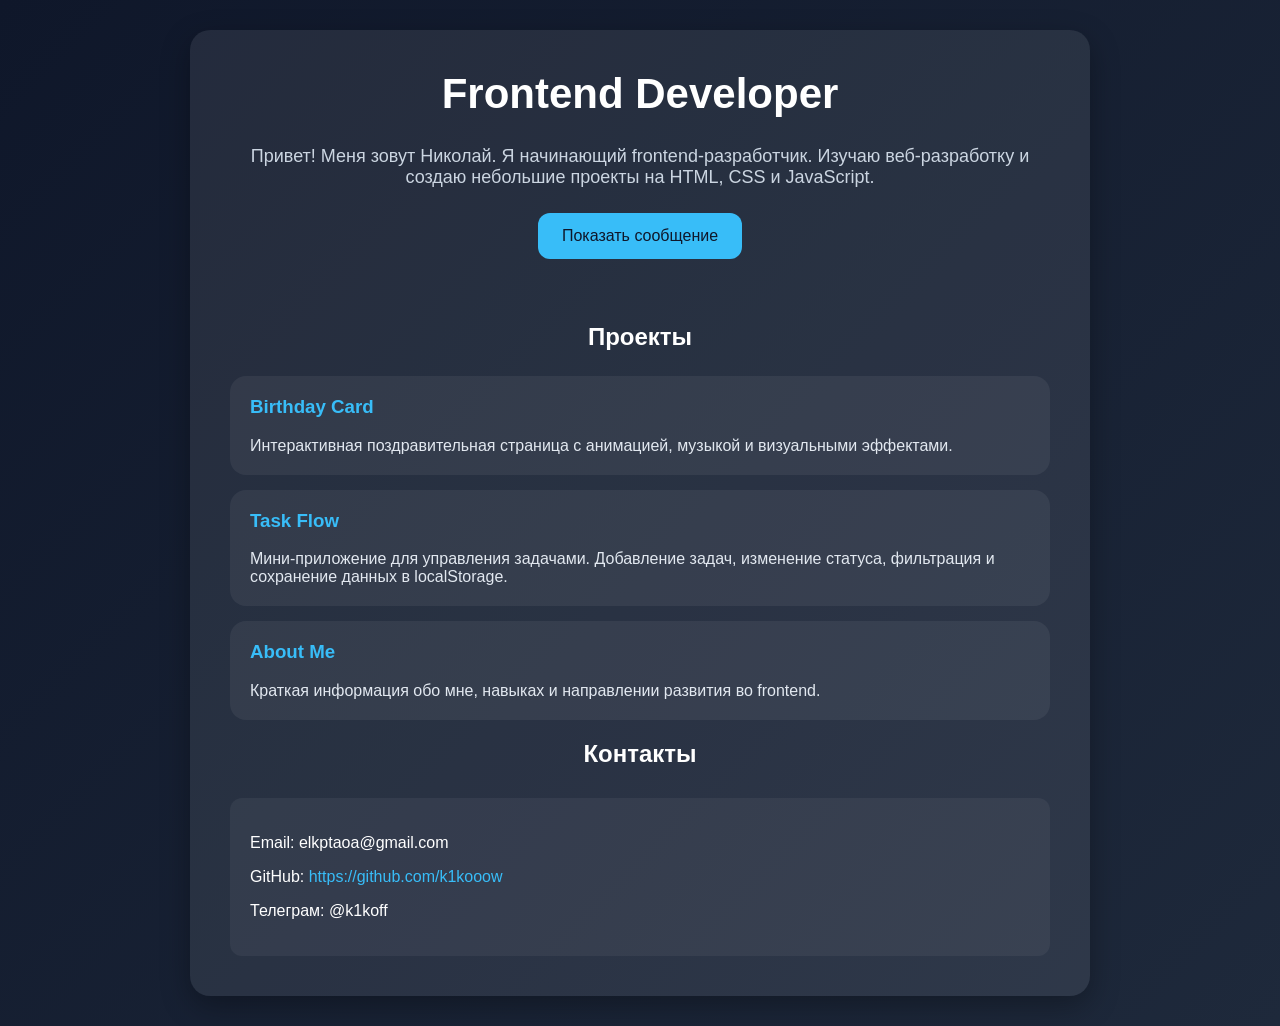
<file: index.html>
<!DOCTYPE html>
<html lang="ru">
<head>
<meta charset="UTF-8">
<meta name="viewport" content="width=device-width, initial-scale=1.0">
<title>Frontend Developer Portfolio</title>
<link rel="stylesheet" href="style.css">
</head>

<body>

<div class="container">

<h1>Frontend Developer</h1>

<p class="intro">
Привет! Меня зовут Николай. Я начинающий frontend-разработчик.  
Изучаю веб-разработку и создаю небольшие проекты на HTML, CSS и JavaScript.
</p>

<button id="btn">Показать сообщение</button>
<p id="message"></p>

<h2>Проекты</h2>

<div class="projects">

<a href="https://k1kooow.github.io/-/" target="_blank" class="project-card">
<h3>Birthday Card</h3>
<p>
Интерактивная поздравительная страница с анимацией, музыкой и визуальными эффектами.
</p>
</a>

<a href="task-flow/index.html" class="project-card">
<h3>Task Flow</h3>
<p>
Мини-приложение для управления задачами.  
Добавление задач, изменение статуса, фильтрация и сохранение данных в localStorage.
</p>
</a>

<a href="about.html" class="project-card">
<h3>About Me</h3>
<p>
Краткая информация обо мне, навыках и направлении развития во frontend.
</p>
</a>

</div>
<h2>Контакты</h2>

<div class="contacts">

<p>Email: elkptaoa@gmail.com</p>

<p>GitHub:
<a href="https://github.com/k1kooow" target="_blank">
https://github.com/k1kooow
</a>
</p>

<p>Телеграм:
@k1koff
</p>

</div>
</div>

<script src="script.js"></script>

</body>
</html>
</file>
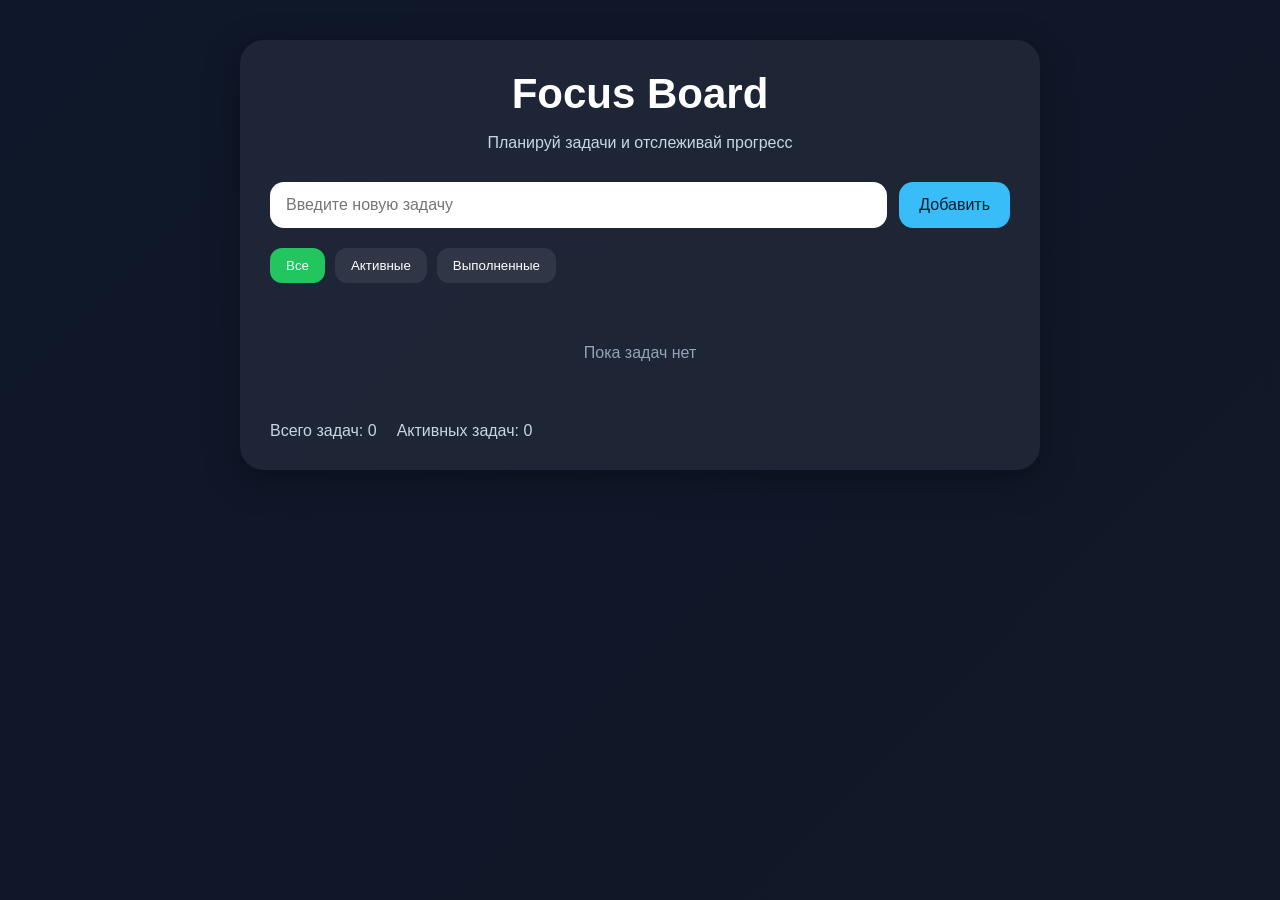
<file: task-flow/index.html>
<!DOCTYPE html>
<html lang="ru">
<head>
    <meta charset="UTF-8">
    <meta name="viewport" content="width=device-width, initial-scale=1.0">
    <title>Focus Board</title>
    <link rel="stylesheet" href="style.css">
</head>
<body>
    <div class="app">
        <h1>Focus Board</h1>
        <p class="subtitle">Планируй задачи и отслеживай прогресс</p>

        <div class="input-area">
            <input type="text" id="taskInput" placeholder="Введите новую задачу">
            <button id="addBtn">Добавить</button>
        </div>

        <div class="filters">
            <button class="filter-btn active" data-filter="all">Все</button>
            <button class="filter-btn" data-filter="active">Активные</button>
            <button class="filter-btn" data-filter="completed">Выполненные</button>
        </div>

        <div id="taskList" class="task-list"></div>

        <div class="stats">
            <p id="taskCounter" class="task-counter">Всего задач: 0</p>
            <p id="activeCounter" class="task-counter">Активных задач: 0</p>
        </div>
    </div>

    <script src="script.js"></script>
</body>
</html>
</file>
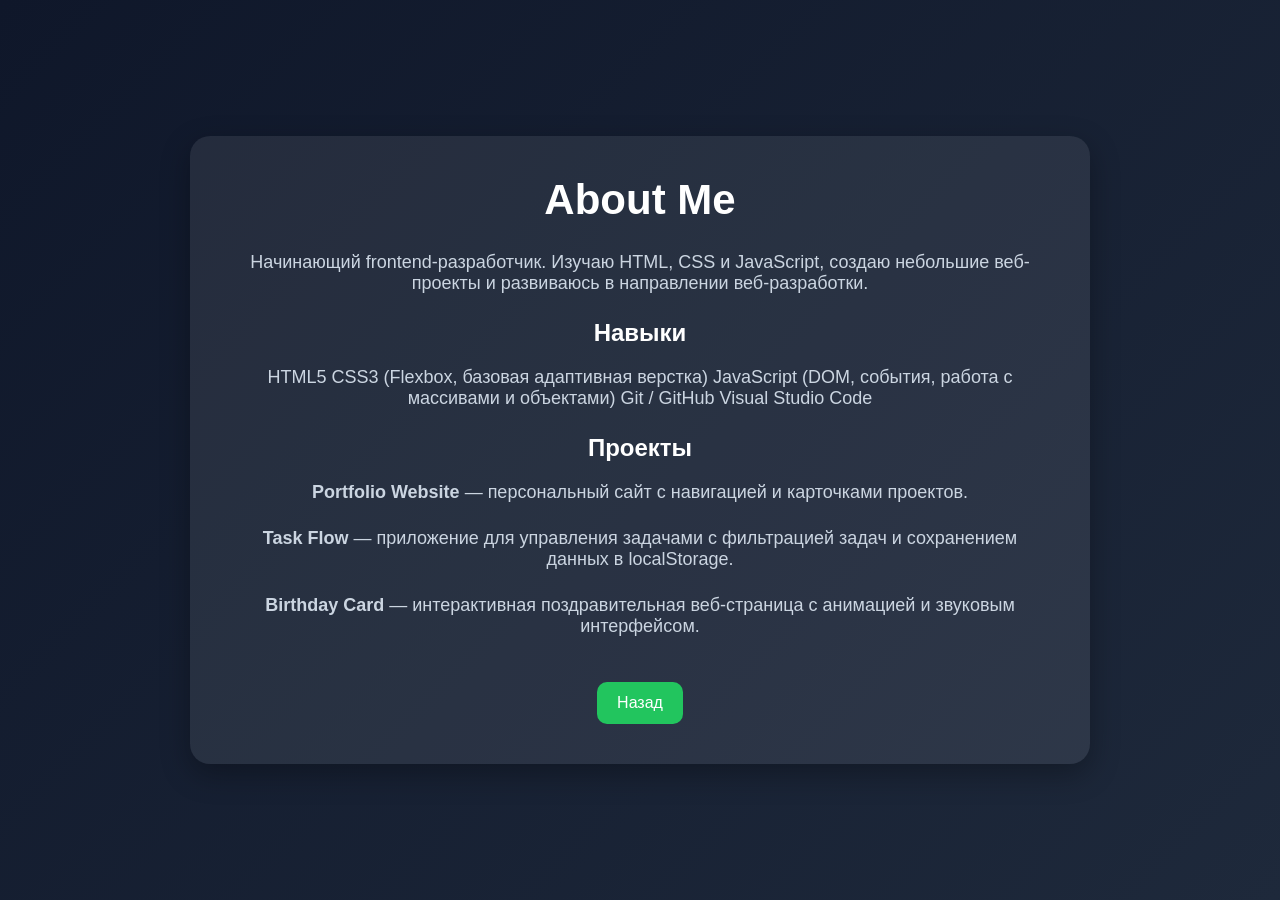
<file: about.html>
<!DOCTYPE html>
<html lang="ru">
<head>
<meta charset="UTF-8">
<meta name="viewport" content="width=device-width, initial-scale=1.0">
<title>About Me</title>
<link rel="stylesheet" href="style.css">
</head>

<body>

<div class="container">

<h1>About Me</h1>

<p class="intro">
Начинающий frontend-разработчик.  
Изучаю HTML, CSS и JavaScript, создаю небольшие веб-проекты и развиваюсь в направлении веб-разработки.
</p>

<h2>Навыки</h2>

<p class="intro">
HTML5  
CSS3 (Flexbox, базовая адаптивная верстка)  
JavaScript (DOM, события, работа с массивами и объектами)  
Git / GitHub  
Visual Studio Code
</p>

<h2>Проекты</h2>

<p class="intro">
<strong>Portfolio Website</strong> — персональный сайт с навигацией и карточками проектов.
</p>

<p class="intro">
<strong>Task Flow</strong> — приложение для управления задачами с фильтрацией задач и сохранением данных в localStorage.
</p>

<p class="intro">
<strong>Birthday Card</strong> — интерактивная поздравительная веб-страница с анимацией и звуковым интерфейсом.
</p>

<a href="index.html" class="back">Назад</a>

</div>

</body>
</html>
</file>
<file: style.css>
body {
margin:0;
font-family:Arial, sans-serif;
background:linear-gradient(135deg,#0f172a,#1e293b);
color:white;
min-height:100vh;
display:flex;
justify-content:center;
align-items:center;
padding:30px;
box-sizing:border-box;
}

.container{
background:rgba(255,255,255,0.08);
padding:40px;
border-radius:20px;
box-shadow:0 10px 30px rgba(0,0,0,0.3);
width:100%;
max-width:820px;
text-align:center;
}

h1{
font-size:42px;
margin-top:0;
}

.intro{
color:#cbd5e1;
font-size:18px;
margin-bottom:25px;
}

button{
background:#38bdf8;
color:#0f172a;
border:none;
padding:14px 24px;
font-size:16px;
border-radius:12px;
cursor:pointer;
transition:0.3s;
}

button:hover{
background:#7dd3fc;
transform:scale(1.05);
}

#message{
margin-top:20px;
font-size:18px;
color:#7dd3fc;
min-height:24px;
}

.projects{
display:flex;
flex-direction:column;
gap:15px;
margin-top:25px;
}

.project-card{
display:block;
text-decoration:none;
color:inherit;
background:rgba(255,255,255,0.06);
padding:20px;
border-radius:16px;
text-align:left;
transition:0.3s;
}

.project-card:hover{
transform:translateY(-5px);
background:rgba(255,255,255,0.1);
}

.project-card h3{
margin-top:0;
color:#38bdf8;
}

.project-card p{
margin:0;
color:#e2e8f0;
}

.back{
display:inline-block;
margin-top:20px;
background:#22c55e;
padding:12px 20px;
border-radius:10px;
color:white;
text-decoration:none;
}

.contacts {
margin-top:30px;
text-align:left;
background:rgba(255,255,255,0.05);
padding:20px;
border-radius:12px;
}

.contacts a {
color:#38bdf8;
text-decoration:none;
}

.contacts a:hover {
text-decoration:underline;
}
</file>
<file: task-flow/style.css>
body {
    margin: 0;
    font-family: Arial, sans-serif;
    background: linear-gradient(135deg, #0f172a, #111827);
    color: white;
    min-height: 100vh;
    display: flex;
    justify-content: center;
    align-items: flex-start;
    padding: 40px 20px;
    box-sizing: border-box;
}

.app {
    width: 100%;
    max-width: 800px;
    background: rgba(255, 255, 255, 0.06);
    border-radius: 24px;
    padding: 30px;
    box-sizing: border-box;
    box-shadow: 0 10px 35px rgba(0, 0, 0, 0.35);
}

h1 {
    margin-top: 0;
    margin-bottom: 10px;
    font-size: 42px;
    text-align: center;
}

.subtitle {
    text-align: center;
    color: #cbd5e1;
    margin-bottom: 30px;
}

.input-area {
    display: flex;
    gap: 12px;
    margin-bottom: 20px;
}

#taskInput {
    flex: 1;
    padding: 14px 16px;
    border: none;
    border-radius: 14px;
    font-size: 16px;
    outline: none;
}

#addBtn {
    border: none;
    background: #38bdf8;
    color: #0f172a;
    padding: 14px 20px;
    border-radius: 14px;
    font-size: 16px;
    cursor: pointer;
    transition: 0.3s;
}

#addBtn:hover {
    background: #7dd3fc;
    transform: scale(1.03);
}

.filters {
    display: flex;
    gap: 10px;
    margin-bottom: 25px;
    flex-wrap: wrap;
}

.filter-btn {
    border: none;
    background: rgba(255, 255, 255, 0.08);
    color: white;
    padding: 10px 16px;
    border-radius: 12px;
    cursor: pointer;
    transition: 0.3s;
}

.filter-btn:hover {
    background: rgba(255, 255, 255, 0.16);
}

.filter-btn.active {
    background: #22c55e;
    color: white;
}

.task-list {
    display: flex;
    flex-direction: column;
    gap: 14px;
}

.task-card {
    display: flex;
    justify-content: space-between;
    align-items: center;
    gap: 15px;
    background: rgba(255, 255, 255, 0.07);
    padding: 18px;
    border-radius: 16px;
    transition: 0.3s;
    animation: fadeInUp 0.25s ease;
}

.task-card.completed {
    opacity: 0.7;
    background: rgba(34, 197, 94, 0.12);
}

.task-text {
    flex: 1;
    font-size: 17px;
}

.task-card.completed .task-text {
    text-decoration: line-through;
    color: #94a3b8;
}

.task-actions {
    display: flex;
    gap: 10px;
}

.done-btn,
.delete-btn {
    border: none;
    padding: 10px 14px;
    border-radius: 10px;
    cursor: pointer;
    transition: 0.3s;
    font-size: 14px;
}

.done-btn {
    background: #22c55e;
    color: white;
}

.done-btn:hover {
    background: #16a34a;
}

.delete-btn {
    background: #ef4444;
    color: white;
}

.delete-btn:hover {
    background: #dc2626;
}

.stats {
    margin-top: 24px;
    display: flex;
    gap: 20px;
    flex-wrap: wrap;
}

.task-counter {
    color: #cbd5e1;
    font-size: 16px;
    margin: 0;
}

.empty-state {
    text-align: center;
    color: #94a3b8;
    padding: 20px 0;
}

@keyframes fadeInUp {
    from {
        opacity: 0;
        transform: translateY(8px);
    }
    to {
        opacity: 1;
        transform: translateY(0);
    }
}
</file>
